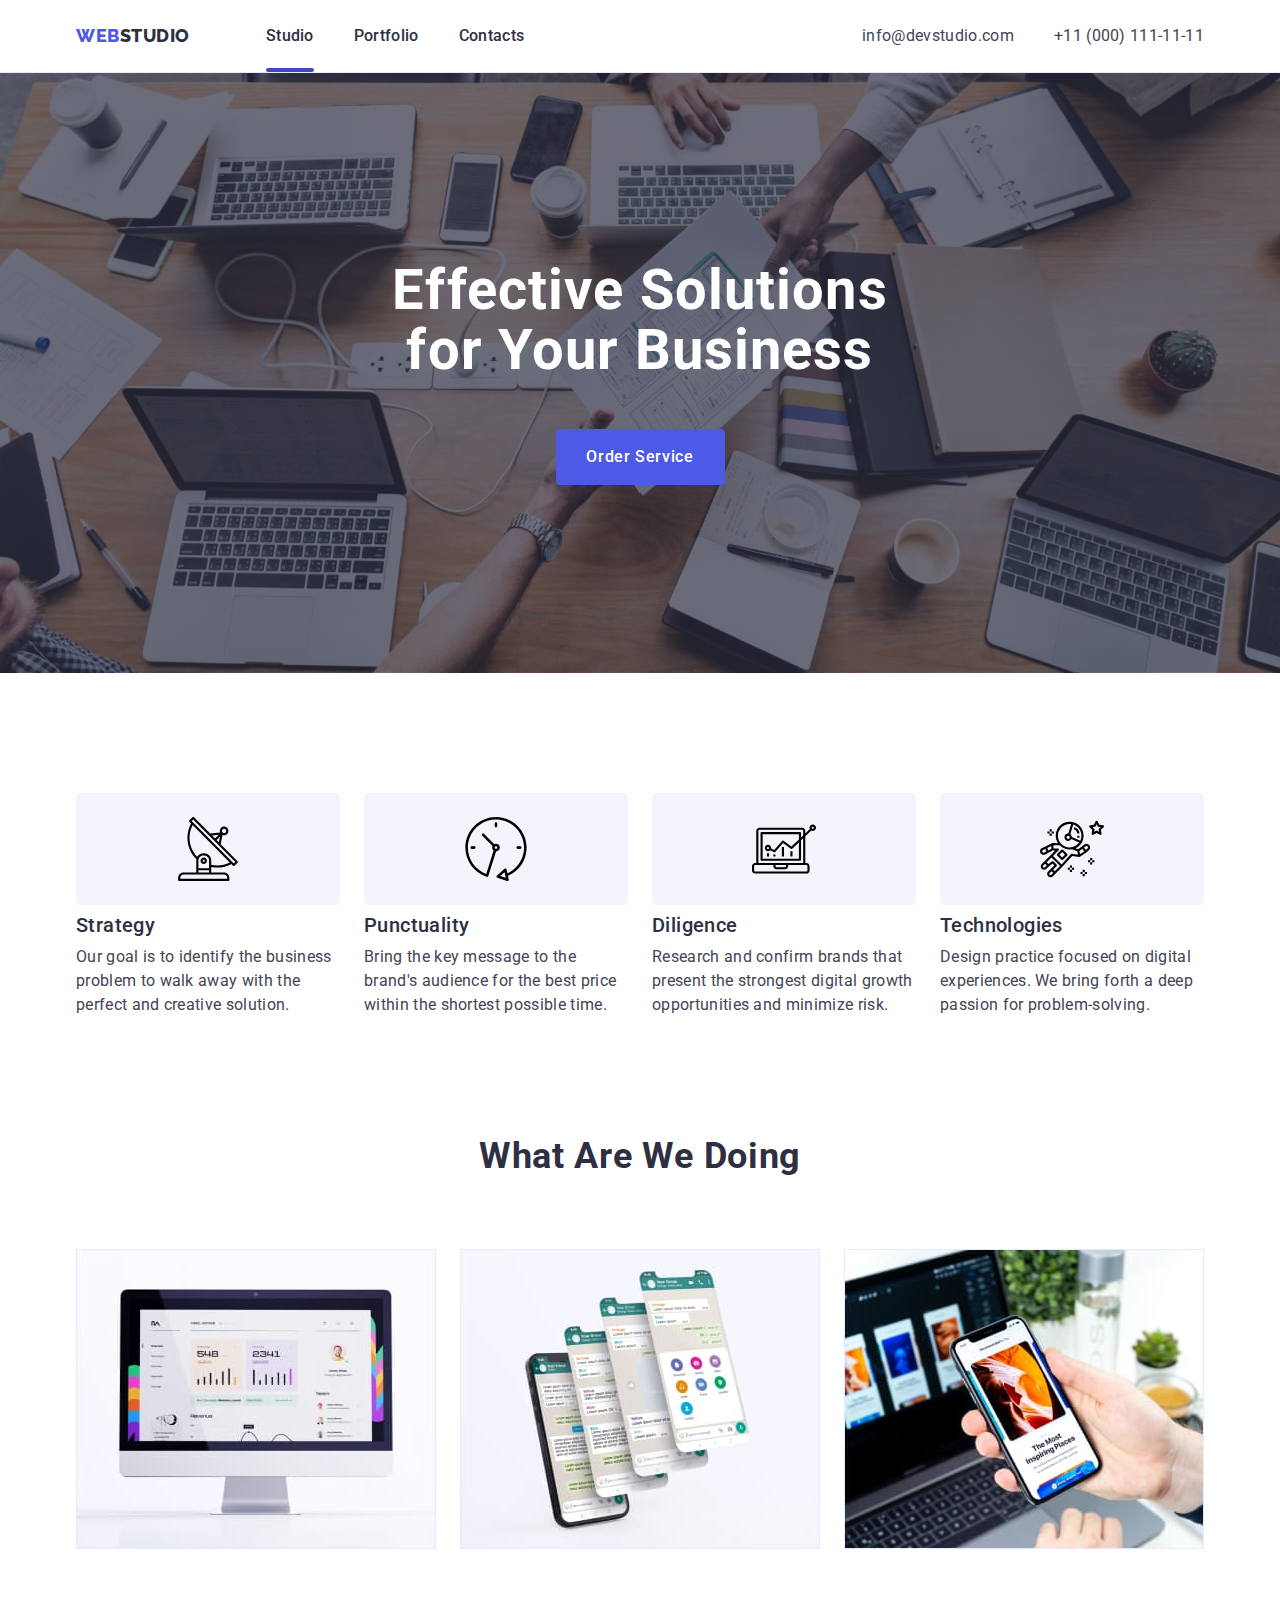
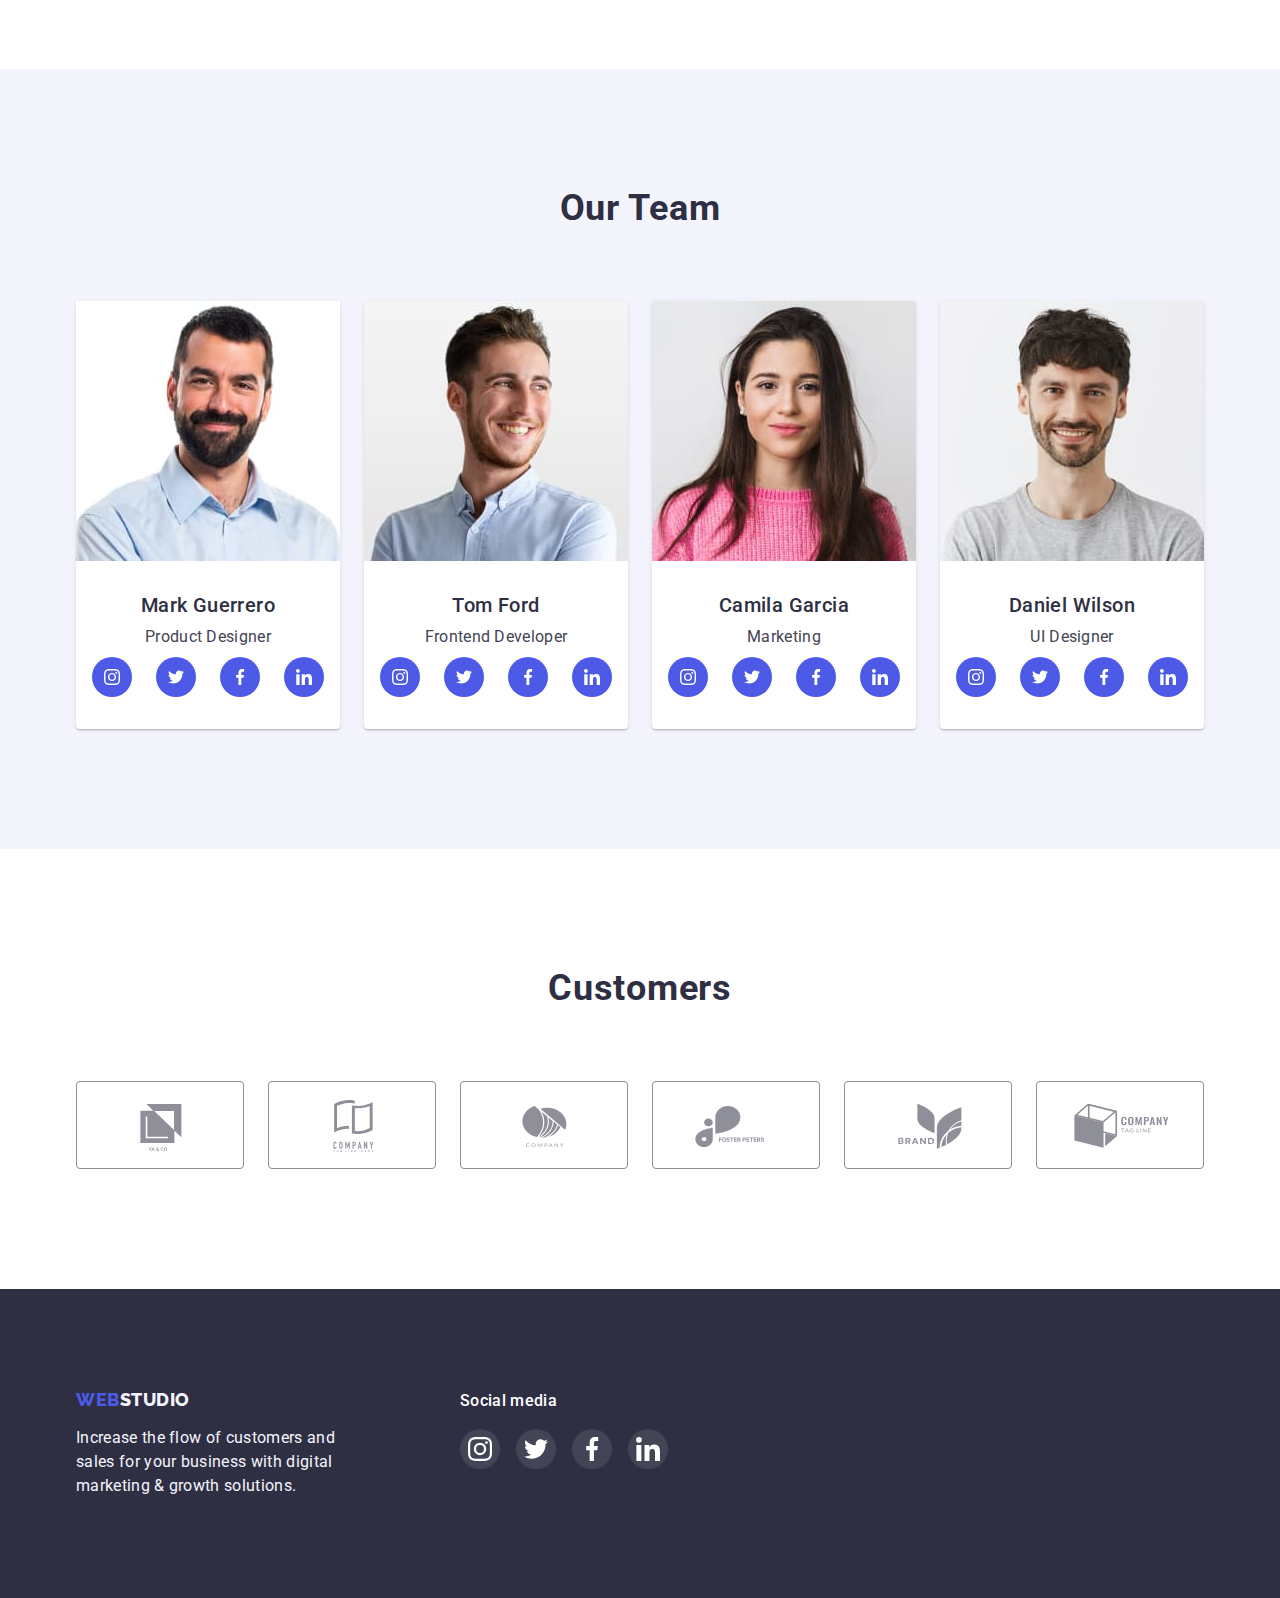
<file: index.html>
<!DOCTYPE html>
<html lang="en">
  <head>
    <meta charset="UTF-8" />
    <meta http-equiv="X-UA-Compatible" content="IE=edge" />
    <meta name="viewport" content="width=device-width, initial-scale=1.0" />
    <title>Studio</title>
    <link rel="preconnect" href="https://fonts.googleapis.com" />
    <link rel="preconnect" href="https://fonts.gstatic.com" crossorigin />
    <link
      href="https://fonts.googleapis.com/css2?family=Raleway:wght@800&family=Roboto:wght@400;500;700;900&display=swap"
      rel="stylesheet"
    />
    <link
      rel="stylesheet"
      href="https://cdnjs.cloudflare.com/ajax/libs/modern-normalize/1.1.0/modern-normalize.min.css"
    />
    <link rel="stylesheet" href="./css/styles.css" />
  </head>
  <body>
    <header class="header">
      <div class="container header-container">
        <nav class="nav">
          <a href="./index.html" class="header-logo link"
            >WEB<span class="header-logo-item">Studio</span></a
          >
          <ul class="header-list list">
            <li class="header-item">
              <a class="header-link link current" href="./index.html">Studio</a>
            </li>
            <li class="header-item">
              <a class="header-link link" href="./portfolio.html">Portfolio</a>
            </li>
            <li class="header-item">
              <a class="header-link link" href="">Contacts</a>
            </li>
          </ul>
        </nav>
        <address class="address">
          <ul class="address-list list">
            <li class="address-item">
              <a class="address-link link" href="mailto:info@devstudio.com"
                >info@devstudio.com</a
              >
            </li>
            <li class="address-item">
              <a class="address-link link" href="tel:+110001111111"
                >+11 (000) 111-11-11</a
              >
            </li>
          </ul>
        </address>
      </div>
    </header>
    <main>
      <section class="hero">
        <div class="container">
          <h1 class="hero-title">Effective Solutions for Your Business</h1>
          <button class="hero-btn" data-modal-open type="button">
            Order Service
          </button>
        </div>
      </section>
      <section class="about">
        <div class="container">
          <h2 hidden class="about-title">about</h2>
          <ul class="about-list list">
            <li class="about-item">
              <div class="about-description">
                <div class="about-description-icon">
                  <svg width="64" height="64" class="about-icon">
                    <use href="./images/icons.svg#icon-antenna"></use>
                  </svg>
                </div>
                <h3 class="about-item-title">Strategy</h3>
                <p class="about-item-text">
                  Our goal is to identify the business problem to walk away with
                  the perfect and creative solution.
                </p>
              </div>
            </li>
            <li class="about-item">
              <div class="about-description">
                <div class="about-description-icon">
                  <svg width="64" height="64" class="about-icon">
                    <use href="./images/icons.svg#icon-clock"></use>
                  </svg>
                </div>
                <h3 class="about-item-title">Punctuality</h3>
                <p class="about-item-text">
                  Bring the key message to the brand's audience for the best
                  price within the shortest possible time.
                </p>
              </div>
            </li>
            <li class="about-item">
              <div class="about-description">
                <div class="about-description-icon">
                  <svg width="64" height="64" class="about-icon">
                    <use href="./images/icons.svg#icon-diagram"></use>
                  </svg>
                </div>
                <h3 class="about-item-title">Diligence</h3>
                <p class="about-item-text">
                  Research and confirm brands that present the strongest digital
                  growth opportunities and minimize risk.
                </p>
              </div>
            </li>
            <li class="about-item">
              <div class="about-description">
                <div class="about-description-icon">
                  <svg width="64" height="64" class="about-icon">
                    <use href="./images/icons.svg#icon-astronaut"></use>
                  </svg>
                </div>
                <h3 class="about-item-title">Technologies</h3>
                <p class="about-item-text">
                  Design practice focused on digital experiences. We bring forth
                  a deep passion for problem-solving.
                </p>
              </div>
            </li>
          </ul>
        </div>
      </section>
      <section class="functions">
        <div class="container functions-container">
          <h2 class="functions-title">What are we doing</h2>
          <ul class="functions-list list">
            <li class="functions-item">
              <img
                src="./images/img-computer.jpg"
                alt="computer shows graphics"
                width="360"
                height="300"
              />
            </li>
            <li class="functions-item">
              <img
                src="./images/img-screenlayers.jpg"
                alt="four iphone screens containing messaging content"
                width="360"
                height="300"
              />
            </li>
            <li class="functions-item">
              <img
                src="./images/img-phone.jpg"
                alt="a man holds iphone in his hand"
                width="360"
                height="300"
              />
            </li>
          </ul>
        </div>
      </section>
      <section class="team">
        <div class="container">
          <h2 class="team-title">Our Team</h2>
          <ul class="team-list list">
            <li class="team-list-item">
              <img
                class="team-img"
                src="./images/img-markguerrero.jpg"
                alt="Mark Guerrero portrait photo"
                width="264"
                height="260"
              />
              <div class="team-list-description">
                <h3 class="team-img-name">Mark Guerrero</h3>
                <p class="team-img-text">Product Designer</p>
                <ul class="team-soc-list list">
                  <li class="team-soc-list-item">
                    <a href="" class="team-soc-link link">
                      <svg width="16" height="16" class="team-soc-icon">
                        <use href="./images/icons.svg#icon-instagram"></use>
                      </svg>
                    </a>
                  </li>
                  <li class="team-soc-list-item">
                    <a href="" class="team-soc-link link">
                      <svg width="16" height="16" class="team-soc-icon">
                        <use href="./images/icons.svg#icon-twitter"></use>
                      </svg>
                    </a>
                  </li>
                  <li class="team-soc-list-item">
                    <a href="" class="team-soc-link link">
                      <svg width="16" height="16" class="team-soc-icon">
                        <use href="./images/icons.svg#icon-facebook"></use>
                      </svg>
                    </a>
                  </li>
                  <li class="team-soc-list-item">
                    <a href="" class="team-soc-link link">
                      <svg width="16" height="16" class="team-soc-icon">
                        <use href="./images/icons.svg#icon-linkedin"></use>
                      </svg>
                    </a>
                  </li>
                </ul>
              </div>
            </li>
            <li class="team-list-item">
              <img
                class="team-img"
                src="./images/img-tomford.jpg"
                alt="Tom Ford portrait photo"
                width="264"
                height="260"
              />
              <div class="team-list-description">
                <h3 class="team-img-name">Tom Ford</h3>
                <p class="team-img-text">Frontend Developer</p>
                <ul class="team-soc-list list">
                  <li class="team-soc-list-item">
                    <a href="" class="team-soc-link">
                      <svg width="16" height="16" class="team-soc-icon">
                        <use href="./images/icons.svg#icon-instagram"></use>
                      </svg>
                    </a>
                  </li>
                  <li class="team-soc-list-item">
                    <a href="" class="team-soc-link">
                      <svg width="16" height="16" class="team-soc-icon">
                        <use href="./images/icons.svg#icon-twitter"></use>
                      </svg>
                    </a>
                  </li>
                  <li class="team-soc-list-item">
                    <a href="" class="team-soc-link">
                      <svg width="16" height="16" class="team-soc-icon">
                        <use href="./images/icons.svg#icon-facebook"></use>
                      </svg>
                    </a>
                  </li>
                  <li class="team-soc-list-item">
                    <a href="" class="team-soc-link">
                      <svg width="16" height="16" class="team-soc-icon">
                        <use href="./images/icons.svg#icon-linkedin"></use>
                      </svg>
                    </a>
                  </li>
                </ul>
              </div>
            </li>
            <li class="team-list-item">
              <img
                class="team-img"
                src="./images/img-camilagarcia.jpg"
                alt="Camila Garcia portrait photo"
                width="264"
                height="260"
              />
              <div class="team-list-description">
                <h3 class="team-img-name">Camila Garcia</h3>
                <p class="team-img-text">Marketing</p>
                <ul class="team-soc-list list">
                  <li class="team-soc-list-item">
                    <a href="" class="team-soc-link">
                      <svg width="16" height="16" class="team-soc-icon">
                        <use href="./images/icons.svg#icon-instagram"></use>
                      </svg>
                    </a>
                  </li>
                  <li class="team-soc-list-item">
                    <a href="" class="team-soc-link">
                      <svg width="16" height="16" class="team-soc-icon">
                        <use href="./images/icons.svg#icon-twitter"></use>
                      </svg>
                    </a>
                  </li>
                  <li class="team-soc-list-item">
                    <a href="" class="team-soc-link">
                      <svg width="16" height="16" class="team-soc-icon">
                        <use href="./images/icons.svg#icon-facebook"></use>
                      </svg>
                    </a>
                  </li>
                  <li class="team-soc-list-item">
                    <a href="" class="team-soc-link">
                      <svg width="16" height="16" class="team-soc-icon">
                        <use href="./images/icons.svg#icon-linkedin"></use>
                      </svg>
                    </a>
                  </li>
                </ul>
              </div>
            </li>
            <li class="team-list-item">
              <img
                class="team-img"
                src="./images/img-danielwilson.jpg"
                alt="Daniel Wilson portrait photo"
                width="264"
                height="260"
              />
              <div class="team-list-description">
                <h3 class="team-img-name">Daniel Wilson</h3>
                <p class="team-img-text">UI Designer</p>
                <ul class="team-soc-list list">
                  <li class="team-soc-list-item">
                    <a href="" class="team-soc-link">
                      <svg width="16" height="16" class="team-soc-icon">
                        <use href="./images/icons.svg#icon-instagram"></use>
                      </svg>
                    </a>
                  </li>
                  <li class="team-soc-list-item">
                    <a href="" class="team-soc-link">
                      <svg width="16" height="16" class="team-soc-icon">
                        <use href="./images/icons.svg#icon-twitter"></use>
                      </svg>
                    </a>
                  </li>
                  <li class="team-soc-list-item">
                    <a href="" class="team-soc-link">
                      <svg width="16" height="16" class="team-soc-icon">
                        <use href="./images/icons.svg#icon-facebook"></use>
                      </svg>
                    </a>
                  </li>
                  <li class="team-soc-list-item">
                    <a href="" class="team-soc-link">
                      <svg width="16" height="16" class="team-soc-icon">
                        <use href="./images/icons.svg#icon-linkedin"></use>
                      </svg>
                    </a>
                  </li>
                </ul>
              </div>
            </li>
          </ul>
        </div>
      </section>
      <section class="customers">
        <div class="container customers-container">
          <h2 class="customers-title">Customers</h2>
          <ul class="customers-list list">
            <li class="customers-list-item">
              <a href="" class="customers-link link">
                <svg width="104" height="56" class="customers-icon">
                  <use href="./images/icons.svg#icon-yaco"></use>
                </svg>
              </a>
            </li>
            <li class="customers-list-item">
              <a href="" class="customers-link link">
                <svg width="104" height="56" class="customers-icon">
                  <use
                    href="./images/icons.svg#icon-company-tagline-here"
                  ></use>
                </svg>
              </a>
            </li>
            <li class="customers-list-item">
              <a href="" class="customers-link link">
                <svg width="104" height="56" class="customers-icon">
                  <use href="./images/icons.svg#icon-company"></use>
                </svg>
              </a>
            </li>
            <li class="customers-list-item">
              <a href="" class="customers-link link">
                <svg width="104" height="56" class="customers-icon">
                  <use href="./images/icons.svg#icon-fosterpeters"></use>
                </svg>
              </a>
            </li>
            <li class="customers-list-item">
              <a href="" class="customers-link link">
                <svg width="104" height="56" class="customers-icon">
                  <use href="./images/icons.svg#icon-brand"></use>
                </svg>
              </a>
            </li>
            <li class="customers-list-item">
              <a href="" class="customers-link link">
                <svg width="104" height="56" class="customers-icon">
                  <use href="./images/icons.svg#icon-company-tagline"></use>
                </svg>
              </a>
            </li>
          </ul>
        </div>
      </section>
    </main>
    <footer class="footer">
      <div class="container footer-container">
        <div class="footer-main">
          <a href="./index.html" class="footer-logo link"
            >Web<span class="footer-logo-item">Studio</span></a
          >
          <p class="footer-text">
            Increase the flow of customers and sales for your business with
            digital marketing & growth solutions.
          </p>
        </div>
        <div class="footer-soc">
          <h2 class="footer-soc-title">Social media</h2>
          <ul class="footer-soc-list list">
            <li class="footer-soc-item">
              <a href="" class="footer-soc-link link">
                <svg width="24" height="24" class="footer-soc-icon">
                  <use href="./images/icons.svg#icon-instagram"></use>
                </svg>
              </a>
            </li>
            <li class="footer-soc-item">
              <a href="" class="footer-soc-link link">
                <svg width="24" height="24" class="footer-soc-icon">
                  <use href="./images/icons.svg#icon-twitter"></use>
                </svg>
              </a>
            </li>
            <li class="footer-soc-item">
              <a href="" class="footer-soc-link link">
                <svg width="24" height="24" class="footer-soc-icon">
                  <use href="./images/icons.svg#icon-facebook"></use>
                </svg>
              </a>
            </li>
            <li class="footer-soc-item">
              <a href="" class="footer-soc-link link">
                <svg width="24" height="24" class="footer-soc-icon">
                  <use href="./images/icons.svg#icon-linkedin"></use>
                </svg>
              </a>
            </li>
          </ul>
        </div>
      </div>
    </footer>
    <div class="backdrop is-hidden" data-modal>
      <div class="modal">
        <button type="button" class="modal-close-button" data-modal-close>
          <svg width="8" height="8" class="modal-cross-icon">
            <use href="./images/icons.svg#icon-cross-button"></use>
          </svg>
        </button>
      </div>
    </div>
    <script src="./js/modal.js"></script>
  </body>
</html>
</file>
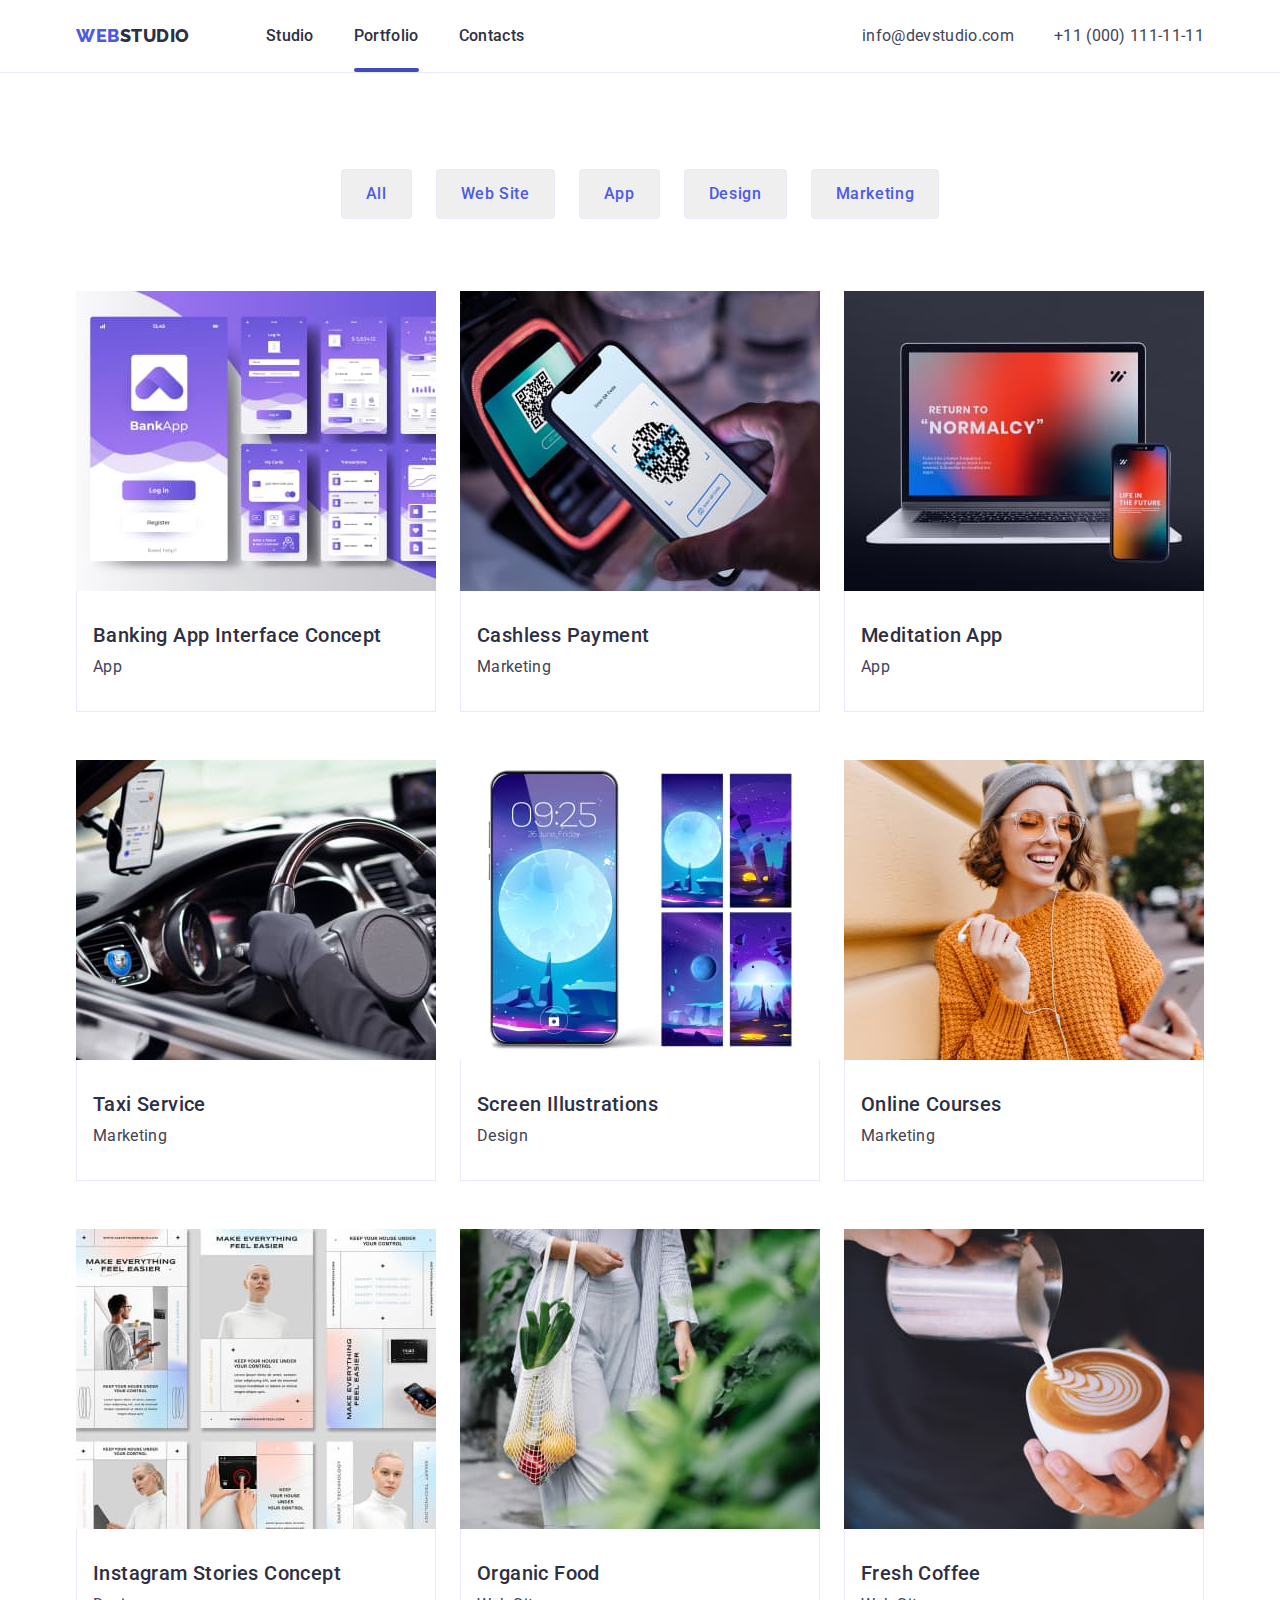
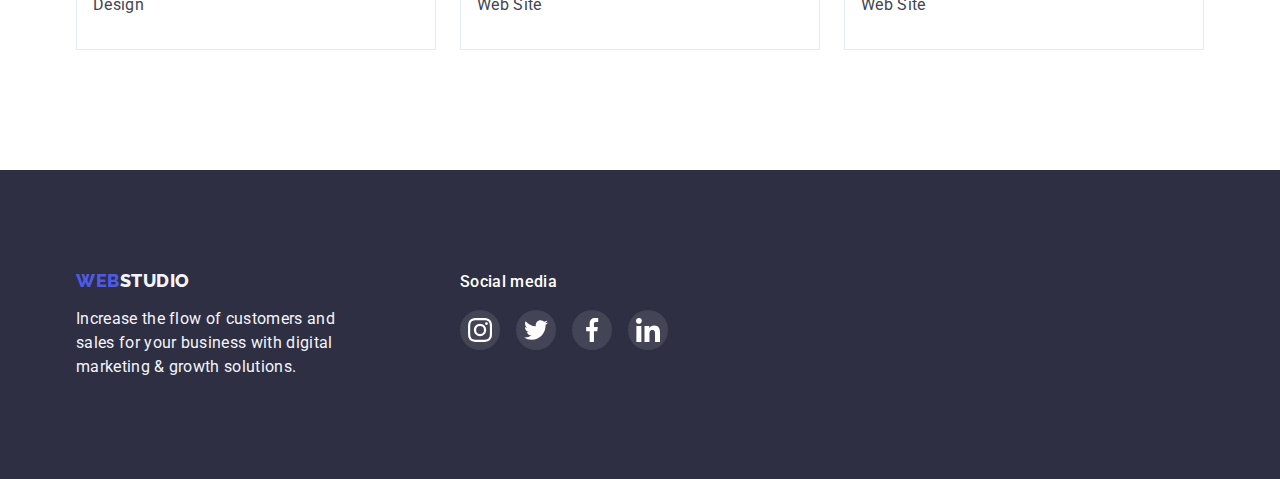
<file: portfolio.html>
<!DOCTYPE html>
<html lang="en">
  <head>
    <meta charset="UTF-8" />
    <meta http-equiv="X-UA-Compatible" content="IE=edge" />
    <meta name="viewport" content="width=device-width, initial-scale=1.0" />
    <title>Portfolio</title>
    <link rel="preconnect" href="https://fonts.googleapis.com" />
    <link rel="preconnect" href="https://fonts.gstatic.com" crossorigin />
    <link
      href="https://fonts.googleapis.com/css2?family=Raleway:wght@800&family=Roboto:wght@400;500;700;900&display=swap"
      rel="stylesheet"
    />
    <link
      rel="stylesheet"
      href="https://cdnjs.cloudflare.com/ajax/libs/modern-normalize/1.1.0/modern-normalize.min.css"
    />
    <link rel="stylesheet" href="./css/styles.css" />
  </head>
  <body>
    <header class="header-portfolio">
      <div class="container header-container">
        <nav class="nav">
          <a href="./index.html" class="header-logo link"
            >WEB<span class="header-logo-item">Studio</span></a
          >
          <ul class="header-list list">
            <li class="header-item">
              <a class="header-link link" href="./index.html">Studio</a>
            </li>
            <li class="header-item">
              <a class="header-link link current" href="./portfolio.html">Portfolio</a>
            </li>
            <li class="header-item">
              <a class="header-link link" href="">Contacts</a>
            </li>
          </ul>
        </nav>
        <address class="address">
          <ul class="address-list list">
            <li class="address-item">
              <a class="address-link link" href="mailto:info@devstudio.com"
                >info@devstudio.com</a
              >
            </li>
            <li class="address-item">
              <a class="address-link link" href="tel:+110001111111"
                >+11 (000) 111-11-11</a
              >
            </li>
          </ul>
        </address>
      </div>
    </header>
    <main>
      <section class="products">
        <div class="container">
          <h1 hidden class="products-title">products</h1>
          <ul class="filters-list list">
            <li class="filters-list-item">
              <button type="button" class="filters-btn">All</button>
            </li>
            <li class="filters-list-item">
              <button type="button" class="filters-btn">Web Site</button>
            </li>
            <li class="filters-list-item">
              <button type="button" class="filters-btn">App</button>
            </li>
            <li class="filters-list-item">
              <button type="button" class="filters-btn">Design</button>
            </li>
            <li class="filters-list-item">
              <button type="button" class="filters-btn">Marketing</button>
            </li>
          </ul>
          <ul class="products-list list">
            <li class="products-list-item">
              <div class="products-list-wrap">
              <a href="" class="products-link link">
                <img
                  src="./images/img-bankingapp.jpg"
                  alt="Banking App Interface Concept"
                  width="360"
                  height="300"
                />
                <p class="products-cover-text">
                  14 Stylish and User-Friendly App Design Concepts · Task
                  Manager App · Calorie Tracker App · Exotic Fruit Ecommerce App
                  · Cloud Storage App
                </p>
                </div>
                <div class="products-list-description">
                  <h2 class="products-item-title">
                    Banking App Interface Concept
                  </h2>
                  <p class="products-item-text">App</p>
                </div>
              </a>
            </li>
            <li class="products-list-item">
              <div class="products-list-wrap">
              <a href="" class="products-link link">
                <img
                  src="./images/img-cashlesspayment.jpg"
                  alt="Cashless Payment"
                  width="360"
                  height="300"
                />
                <p class="products-cover-text">
                  14 Stylish and User-Friendly App Design Concepts · Task
                  Manager App · Calorie Tracker App · Exotic Fruit Ecommerce App
                  · Cloud Storage App
                </p>
                </div>
                <div class="products-list-description">
                  <h2 class="products-item-title">Cashless Payment</h2>
                  <p class="products-item-text">Marketing</p>
                </div>
              </a>
            </li>
            <li class="products-list-item">
              <div class="products-list-wrap">
              <a href="" class="products-link link">
                <img
                  src="./images/img-meditationapp.jpg"
                  alt="Meditation App"
                  width="360"
                  height="300"
                />
                <p class="products-cover-text">
                  14 Stylish and User-Friendly App Design Concepts · Task
                  Manager App · Calorie Tracker App · Exotic Fruit Ecommerce App
                  · Cloud Storage App
                </p>
                </div>
                <div class="products-list-description">
                  <h2 class="products-item-title">Meditation App</h2>
                  <p class="products-item-text">App</p>
                </div>
              </a>
            </li>
            <li class="products-list-item">
              <div class="products-list-wrap">
              <a href="" class="products-link link">
                <img
                  src="./images/img-taxiservice.jpg"
                  alt="Taxi Service"
                  width="360"
                  height="300"
                />
                <p class="products-cover-text">
                  14 Stylish and User-Friendly App Design Concepts · Task
                  Manager App · Calorie Tracker App · Exotic Fruit Ecommerce App
                  · Cloud Storage App
                </p></div>
                <div class="products-list-description">
                  <h2 class="products-item-title">Taxi Service</h2>
                  <p class="products-item-text">Marketing</p>
                </div>
              </a>
            </li>
            <li class="products-list-item">
              <div class="products-list-wrap">
              <a href="" class="products-link link">
                <img
                  src="./images/img-screenillustrations.jpg"
                  alt="Screen Illustrations"
                  width="360"
                  height="300"
                />
                <p class="products-cover-text">
                  14 Stylish and User-Friendly App Design Concepts · Task
                  Manager App · Calorie Tracker App · Exotic Fruit Ecommerce App
                  · Cloud Storage App
                </p></div>
                <div class="products-list-description">
                  <h2 class="products-item-title">Screen Illustrations</h2>
                  <p class="products-item-text">Design</p>
                </div>
              </a>
            </li>
            <li class="products-list-item">
              <div class="products-list-wrap">
              <a href="" class="products-link link">
                <img
                  src="./images/img-onlinecourses.jpg"
                  alt="Online Courses"
                  width="360"
                  height="300"
                />
                <p class="products-cover-text">
                  14 Stylish and User-Friendly App Design Concepts · Task
                  Manager App · Calorie Tracker App · Exotic Fruit Ecommerce App
                  · Cloud Storage App
                </p></div>
                <div class="products-list-description">
                  <h2 class="products-item-title">Online Courses</h2>
                  <p class="products-item-text">Marketing</p>
                </div>
              </a>
            </li>
            <li class="products-list-item">
              <div class="products-list-wrap">
              <a href="" class="products-link link">
                <img
                  src="./images/img-instastoriesconcept.jpg"
                  alt="Instagram Stories Concept"
                  width="360"
                  height="300"
                />
                <p class="products-cover-text">
                  14 Stylish and User-Friendly App Design Concepts · Task
                  Manager App · Calorie Tracker App · Exotic Fruit Ecommerce App
                  · Cloud Storage App
                </p></div>
                <div class="products-list-description">
                  <h2 class="products-item-title">Instagram Stories Concept</h2>
                  <p class="products-item-text">Design</p>
                </div>
              </a>
            </li>
            <li class="products-list-item">
              <div class="products-list-wrap">
              <a href="" class="products-link link">
                <img
                  src="./images/img-organicfood.jpg"
                  alt="Organic Food"
                  width="360"
                  height="300"
                />
                <p class="products-cover-text">
                  14 Stylish and User-Friendly App Design Concepts · Task
                  Manager App · Calorie Tracker App · Exotic Fruit Ecommerce App
                  · Cloud Storage App
                </p></div>
                <div class="products-list-description">
                  <h2 class="products-item-title">Organic Food</h2>
                  <p class="products-item-text">Web Site</p>
                </div>
              </a>
            </li>
            <li class="products-list-item">
              <div class="products-list-wrap">
              <a href="" class="products-link link">
                <img
                  src="./images/img-freshcoffee.jpg"
                  alt="Fresh Coffee"
                  width="360"
                  height="300"
                />
                <p class="products-cover-text">
                  14 Stylish and User-Friendly App Design Concepts · Task
                  Manager App · Calorie Tracker App · Exotic Fruit Ecommerce App
                  · Cloud Storage App
                </p></div>
                <div class="products-list-description">
                  <h2 class="products-item-title">Fresh Coffee</h2>
                  <p class="products-item-text">Web Site</p>
                </div>
              </a>
            </li>
          </ul>
        </div>
      </section>
    </main>
    <footer class="footer">
      <div class="container footer-container">
        <div class="footer-main">
          <a href="./index.html" class="footer-logo link"
            >Web<span class="footer-logo-item">Studio</span></a
          >
          <p class="footer-text">
            Increase the flow of customers and sales for your business with
            digital marketing & growth solutions.
          </p>
        </div>
        <div class="footer-soc">
          <h2 class="footer-soc-title">Social media</h2>
          <ul class="footer-soc-list list">
            <li class="footer-soc-item">
              <a href="" class="footer-soc-link link">
                <svg width="24" height="24" class="team-soc-icon">
                  <use href="./images/icons.svg#icon-instagram"></use>
                </svg>
              </a>
            </li>
            <li class="footer-soc-item">
              <a href="" class="footer-soc-link link">
                <svg width="24" height="24" class="team-soc-icon">
                  <use href="./images/icons.svg#icon-twitter"></use>
                </svg>
              </a>
            </li>
            <li class="footer-soc-item">
              <a href="" class="footer-soc-link link">
                <svg width="24" height="24" class="team-soc-icon">
                  <use href="./images/icons.svg#icon-facebook"></use>
                </svg>
              </a>
            </li>
            <li class="footer-soc-item">
              <a href="" class="footer-soc-link link">
                <svg width="24" height="24" class="team-soc-icon">
                  <use href="./images/icons.svg#icon-linkedin"></use>
                </svg>
              </a>
            </li>
          </ul>
        </div>
      </div>
    </footer>
  </body>
</html>
</file>
<file: css/styles.css>
:root {
    --primary-text-color: #2E2F42;
    --secondary-text-color: #434455;
    --primary-accent-color: #4D5AE5;
    --secondary-accent-color: #404bbf;
    --primary-white-color: #FFFFFF;
    --secondary-white-color: #F4F4FD;
    --logo-color: #4D5AE5;
}

body {
    background-color: #FFFFFF;
    color: #434455;
    font-family: 'Roboto', sans-serif;
}

.link {
    text-decoration: none;
}

.list {
    list-style: none;
    margin: 0;
    padding: 0;
}

h1,
h2,
h3,
h4,
h5,
h6,
p {
    margin: 0;
}

ul {
    padding-left: 0;
    margin: 0;
}

header {
    padding-top: 24px;
    padding-bottom: 24px;
    border-bottom: 1px solid #E7E9FC;
}

address {
    font-style: normal;
}

button {
    cursor: pointer;
}

img {
    display: block;
    max-width: 100%;
}

.current::after {
    content: "";
    display: block;
    position: absolute;
    width: 100%;
    height: 4px;
    border-radius: 2px;
    top: 44px;
    background-color: var(--secondary-accent-color);
}

.container {
    width: 1158px;
    padding-left: 15px;
    padding-right: 15px;
    margin-right: auto;
    margin-left: auto;
    /* outline: 2px solid red; */
}

/* --------------HEADER-------------- */

.header-container {
    display: flex;
    justify-content: space-between;
}

.nav {
    display: flex;
    align-items: center;
}

.header-logo {
    margin-right: 76px;
    font-family: 'Raleway', sans-serif;
    font-weight: 800;
    font-size: 18px;
    line-height: 1.17;
    align-items: center;
    letter-spacing: 0.03em;
    text-transform: uppercase;
    color: var(--logo-color);
}

.header-logo-item {
    color: var(--primary-text-color);
}

.header-list {
    display: flex;
    gap: 40px;
}

.header-link {
    display: block;
    position: relative;
    font-weight: 500;
    font-size: 16px;
    line-height: 1.5;
    letter-spacing: 0.02em;
    transition-property: transform, color;
    transition-duration: 250ms;
    transition-timing-function: cubic-bezier(0.4, 0, 0.2, 1);
    color: var(--primary-text-color);
}

.header-link:hover,
.header-link:focus {
    color: var(--secondary-accent-color);
}

.address-list {
    display: flex;
    gap: 40px;
}

.address-link {
    display: block;
    font-size: 16px;
    line-height: 1.5;
    letter-spacing: 0.02em;
    transition-property: transform, color;
        transition-duration: 250ms;
        transition-timing-function: cubic-bezier(0.4, 0, 0.2, 1);
    color: var(--secondary-text-color);
}

.address-link:hover,
.address-link:focus {
    transform: ;
    color: var(--secondary-accent-color);
}

/** -------------------------MAIN-PAGE------------------------- */
/* --------------HERO-------------- */

.hero {
    display: flex;
    background-color: var(--primary-text-color);
    background-image: linear-gradient(rgba(46, 47, 66, 0.7), rgba(46, 47, 66, 0.7)), url(../images/img-people-office.jpg);
    max-width: 1600px;
    background-size: cover;
    background-position: center;
    background-repeat: no-repeat;
    justify-content: center;
    padding-top: 188px;
    padding-bottom: 188px;
}

.hero-title {
    max-width: 496px;
    margin-left: auto;
    margin-right: auto;
    font-size: 56px;
    line-height: 1.07;
    text-align: center;
    letter-spacing: 0.02em;
    color: var(--primary-white-color);
}

.hero-btn {
    display: block;
    min-width: 169px;
    height: 56px;
    margin-left: auto;
    margin-right: auto;
    margin-top: 48px;
    border: 1.6px solid var(--primary-accent-color);
    border-radius: 4px;

    font-family: inherit;
    font-weight: 500;
    font-size: 16px;
    line-height: 1.5;
    align-items: center;
    letter-spacing: 0.04em;
    transition-property: transform, color, background-color;
        transition-duration: 250ms;
        transition-timing-function: cubic-bezier(0.4, 0, 0.2, 1);
    color: var(--primary-white-color);
    background-color: var(--primary-accent-color);
}

.hero-btn:hover,
.hero-btn:focus {
    color: var(--primary-white-color);
    background-color: var(--secondary-accent-color);
}

/* --------------ABOUT-------------- */

.about {
    padding-top: 120px;
    padding-bottom: 120px;
    margin-left: auto;
    margin-right: auto;
}

.about-list {
    display: flex;
    justify-content: space-between;
}

.about-item {
    width: 264px;
    flex-basis: calc((100% - 72px) / 4);
}

.about-item-title {
    margin-bottom: 8px;
    font-weight: 500;
    font-size: 20px;
    line-height: 1.2;
    letter-spacing: 0.02em;
    color: var(--primary-text-color);
}

.about-description-icon {
    display: flex;
    width: 264px;
    height: 112px;
    justify-content: center;
    align-items: center;
    border-radius: 4px;
        margin-bottom: 8px;
        background: var(--secondary-white-color);
}

.about-item-text {
    font-size: 16px;
    line-height: 1.5;
    letter-spacing: 0.02em;
    color: var(--secondary-text-color);
}

/* --------------FUNCTIONS-------------- */

.functions {
    padding-bottom: 120px;
}

.functions-title {
    margin-bottom: 72px;
    font-size: 36px;
    line-height: 1.11;
    text-align: center;
    letter-spacing: 0.02em;
    text-transform: capitalize;
    color: var(--primary-text-color);
}

.functions-list {
    display: flex;
    gap: 24px;
}

/* --------------TEAM-------------- */

.team {
    padding-top: 120px;
    padding-bottom: 120px;
    background-color: var(--secondary-white-color);
}

.team-title {
    margin-bottom: 72px;
    font-size: 36px;
    line-height: 1.11;
    text-align: center;
    letter-spacing: 0.02em;
    text-transform: capitalize;
    color: var(--primary-text-color);
}

.team-list {
    display: flex;
    gap: 24px;
}

.team-list-item {
    box-shadow: 0px 1px 6px rgba(46, 47, 66, 0.08), 0px 1px 1px rgba(46, 47, 66, 0.16), 0px 2px 1px rgba(46, 47, 66, 0.08);
    border-radius: 0px 0px 4px 4px;
    background: var(--primary-white-color);
}

.team-list-description {
    padding-top: 32px;
    padding-bottom: 32px;
    text-align: center;
}


.team-img-name {
    margin-bottom: 8px;
    font-weight: 500;
    font-size: 20px;
    line-height: 1.2;
    letter-spacing: 0.02em;
    color: var(--primary-text-color);
}

.team-img-text {
    margin-bottom: 8px;
    font-size: 16px;
    line-height: 1.5;
    letter-spacing: 0.02em;
    color: var(--secondary-text-color);
}

.team-soc-list {
    display: flex;
    justify-content: center;
    gap: 24px;
}

.team-soc-list-item {
    width: 40px;
    height: 40px;
}

.team-soc-link {
    display: flex;
    width: 100%;
    height: 100%;
    border-radius: 50%;
    align-items: center;
    justify-content: center;
    transition-property: transform, background-color;
    transition-duration: 250ms;
    transition-timing-function: cubic-bezier(0.4, 0, 0.2, 1);
    background-color: var(--primary-accent-color);
}

.team-soc-link:hover,
.team-soc-link:focus {
    background-color: var(--secondary-accent-color);
}

.team-soc-icon {
    fill: var(--primary-white-color);
}


/* --------------CUSTOMERS--------------- */

.customers-container {
padding-top: 120px;
    padding-bottom: 120px;
}

.customers-title{
    margin-bottom: 72px;
font-weight: 700;
    font-size: 36px;
    line-height: 1.11;
    text-align: center;
    letter-spacing: 0.02em;
    text-transform: capitalize;
    color: var(--primary-text-color);
}

.customers-list {
    display: flex;
        justify-content: center;
        gap: 24px;
}

.customers-list-item {
    width: 168px;
    height: 88px;
}

.customers-link {
    width: 100%;
    height: 100%;
    display: flex;
    border: 1px solid #8E8F99;
    border-radius: 4px;
    align-items: center;
    justify-content: center;
    transition-property: transform, background-color, color, border-color, fill;
        transition-duration: 250ms;
        transition-timing-function: cubic-bezier(0.4, 0, 0.2, 1);
    color: #8E8F99;
}

.customers-icon {
    fill: currentColor;
}

.customers-link:hover,
.customers-link:focus {
    background-color: var(--primary-white-color);
    color: var(--secondary-accent-color);
    border-color: var(--secondary-accent-color);
}

.customers-link:hover .customers-icon {
    fill: var(--secondary-accent-color);
}

/** -------------------------PORTFOLIO------------------------- */

/* --------------HEADER--------------- */

.header-portfolio {
    padding-top: 24px;
    padding-bottom: 24px;
}

/* --------------FILTERS-PRODUCTS-------------- */

.products {
    padding-top: 96px;
    padding-bottom: 120px;
}

.filters-list {
    display: flex;
    gap: 24px;
    justify-content: center;
    margin-bottom: 72px;
}

.filters-btn {
    display: block;
    padding: 12px 24px;
    border-radius: 4px;
    border: 1px solid #E7E9FC;
    font-family: inherit;
    font-weight: 500;
    font-size: 16px;
    line-height: 1.5;
    display: flex;
    align-items: center;
    text-align: center;
    transition-property: transform, background-color, color, box-shadow;
        transition-duration: 250ms;
        transition-timing-function: cubic-bezier(0.4, 0, 0.2, 1);
    letter-spacing: 0.04em;
    
    color: var(--primary-accent-color);
    cursor: pointer;
}

.filters-btn:hover,
.filters-btn:focus {
    background-color: var(--secondary-accent-color);
    color: var(--primary-white-color);
    box-shadow: 0px 3px 1px rgba(0, 0, 0, 0.1), 0px 2px 1px rgba(0, 0, 0, 0.08), 0px 2px 2px rgba(0, 0, 0, 0.12);
}

.products-list {
    display: flex;
    flex-wrap: wrap;
    column-gap: 24px;
    row-gap: 48px;
    padding: 0;
}

.products-cover-text {
    position: absolute;
    top: 0;
    font-size: 16px;
        line-height: 1.5;
        letter-spacing: 0.02em;
        color: var(--secondary-white-color);
        background-color: var(--primary-accent-color);
        padding-top: 40px;
        padding-right: 32px;
        padding-bottom: 164px;
        padding-left: 32px;
        height: 100%;
        transform: translateY(100%);
        transition: transform 300ms linear;
}

.products-list-description {
    padding: 32px 16px;
    border-bottom: 1px solid #E7E9FC;
    border-left: 1px solid #E7E9FC;
    border-right: 1px solid #E7E9FC;
}

.products-list-item {
    max-width: 360px;
    flex-basis: calc((100% - 48px) / 3);
    transition-property: transform, box-shadow;
        transition-duration: 250ms;
        transition-timing-function: cubic-bezier(0.4, 0, 0.2, 1);
}

.products-list-item:hover,
.products-list-item:focus {
    box-shadow: 0px 1px 6px rgba(46, 47, 66, 0.08), 0px 1px 1px rgba(46, 47, 66, 0.16), 0px 2px 1px rgba(46, 47, 66, 0.08);
}

.products-list-wrap {
    position: relative;
    overflow: hidden;
}

.products-list-item:hover .products-cover-text {
    transform: translateY(0);
}

.products-item-title {
    font-weight: 500;
    margin-bottom: 8px;
    font-size: 20px;
    line-height: 1.2;
    letter-spacing: 0.02em;
    color: var(--primary-text-color);
}

.products-item-text {
    font-size: 16px;
    line-height: 1.5;
    letter-spacing: 0.02em;
    color: var(--secondary-text-color);
}

/* --------------FOOTER-------------- */

.footer {
    display: flex;
    padding-top: 100px;
    padding-bottom: 100px;
    background-color: var(--primary-text-color);
}

.footer-logo {
    margin-bottom: 16px;
    font-family: 'Raleway', sans-serif;
    font-weight: 800;
    font-size: 18px;
    line-height: 1.17;
    display: flex;
    align-items: center;
    letter-spacing: 0.03em;
    text-transform: uppercase;
    color: var(--logo-color);
}

.footer-logo-item {
    color: var(--secondary-white-color);
}

.footer-text {
    max-width: 264px;
    font-size: 16px;
    line-height: 1.5;
    letter-spacing: 0.02em;
    color: var(--secondary-white-color);
}

.footer-container {
    display: flex;
}

.footer-main {
    margin-right: 120px;
}

.footer-soc-title {
    margin-bottom: 16px;
    font-weight: 500;
        font-size: 16px;
        line-height: 1.5;
        letter-spacing: 0.02em;
        color: var(--primary-white-color);
}

.footer-soc-list {
    display: flex;
    justify-content: flex-start;
    gap: 16px;
}

.footer-soc-item {
    width: 40px;
    height: 40px;
}

.footer-soc-link {
    display: flex;
    width: 100%;
    height: 100%;
    border-radius: 50%;
    align-items: center;
    justify-content: center;
    transition-property: transform, background-color;
        transition-duration: 250ms;
        transition-timing-function: cubic-bezier(0.4, 0, 0.2, 1);
    background-color: rgba(255, 255, 255, 0.1);
}

.footer-soc-link:hover,
.footer-soc-link:focus {
    background-color: #31D0AA;
}

.footer-soc-icon {
    fill: var(--primary-white-color);
}

.backdrop {
    position: fixed;
    top: 0;
    height: 100%;
    width: 100%;
    background-color: rgba(46, 47, 66, 0.4);
    transition: opacity 300ms linear, visibility 300ms linear;
}

.modal {
    position: absolute;
    top: 50%;
    left: 50%;
    transform: translate(-50%, -50%) scaleY(1);
    transition: transform 300ms linear;
    width: 408px;
    min-height: 576px;
    background: #FCFCFC;
        box-shadow: 0px 1px 1px rgba(0, 0, 0, 0.14), 0px 1px 3px rgba(0, 0, 0, 0.12), 0px 2px 1px rgba(0, 0, 0, 0.2);
        border-radius: 4px;
        padding: 24px;
}

.backdrop.is-hidden .modal {
    transform: translate(-50%, -50%) scaleY(0);
}

.modal-close-button {
    position: absolute;
        top: 24px;
        right: 24px;
        width: 24px;
        height: 24px;
        fill: var(--primary-text-color);
        background-color: #E7E9FC;
        border-radius: 50%;
        border: 1px solid rgba(0, 0, 0, 0.1);
        transition: fill 250ms cubic-bezier(0.4, 0, 0.2, 1), background-color 250ms cubic-bezier(0.4, 0, 0.2, 1), border 250ms cubic-bezier(0.4, 0, 0.2, 1);
        cursor: pointer;
}

.modal-close-button:hover,
.modal-close-button:focus {
    background-color: var(--secondary-accent-color);
    fill: var(--primary-white-color);
    border: 1px solid transparent;
}

.modal-cross-icon {
    position: absolute;
    top: 50%;
        left: 50%;
        transform: translate(-50%, -50%);
}

.is-hidden {
    opacity: 0;
    visibility: hidden;
    pointer-events: none;
}
</file>
